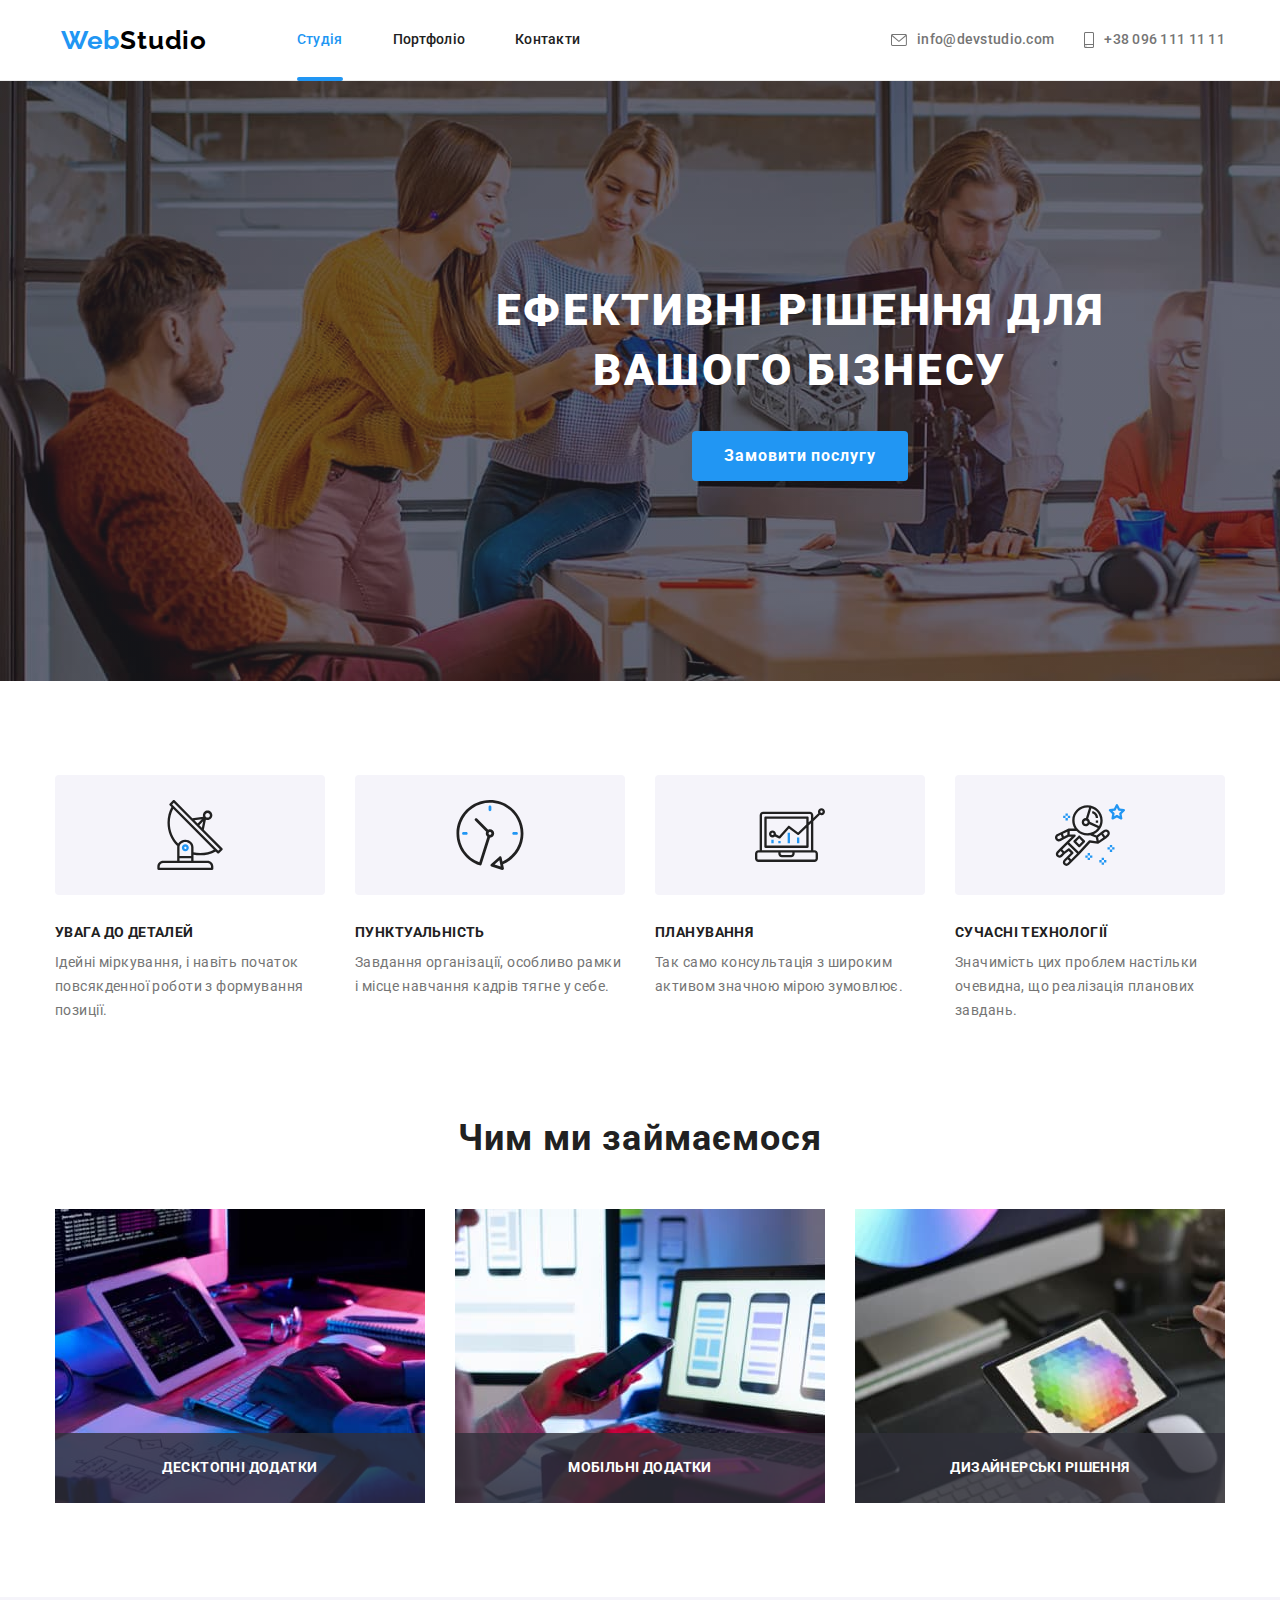
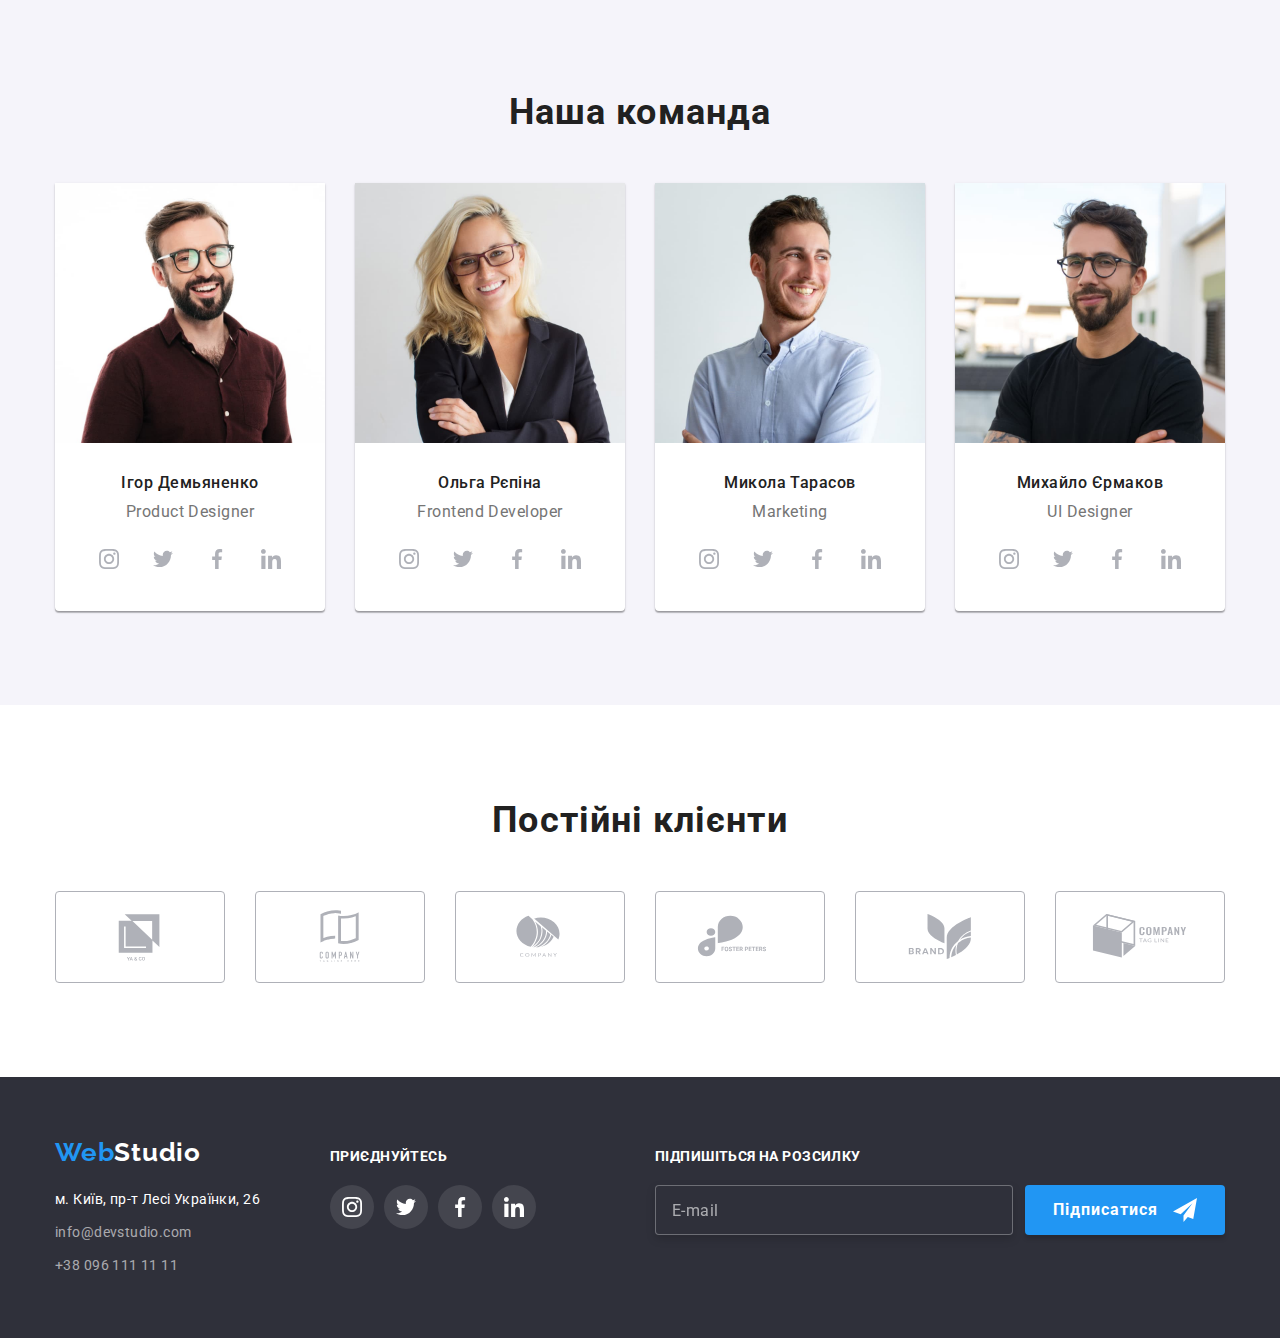
<file: index.html>
<!DOCTYPE html>
<html lang="uk">
  <head>
    <meta charset="UTF-8" />
    <meta http-equiv="X-UA-Compatible" content="IE=edge" />
    <meta name="viewport" content="width=device-width, initial-scale=1.0" />
    <title>WebStudio</title>
    <link rel="preconnect" href="https://fonts.googleapis.com" />
    <link rel="preconnect" href="https://fonts.gstatic.com" crossorigin />
    <link
      href="https://fonts.googleapis.com/css2?family=Raleway:wght@700&family=Roboto:wght@400;500;700;900&display=swap"
      rel="stylesheet"
    />
    <link
      rel="stylesheet"
      href="https://cdnjs.cloudflare.com/ajax/libs/modern-normalize/1.1.0/modern-normalize.min.css"
    />
    <link rel="stylesheet" href="./css/main.min.css" />
  </head>
  <body>
    <!--HEADER-->

    <header class="header">
      <div class="header_wrap container">
        <nav class="header__nav">
          <a class="logo header__logo" href="./index.html">
            Web<span class="header__studio">Studio</span>
          </a>
          <ul class="header__list">
            <li class="header__item">
              <a class="header__link current transition" href="./index.html">
                Студія
              </a>
            </li>
            <li class="header__item">
              <a class="header__link transition" href="./portfolio.html">
                Портфоліо
              </a>
            </li>
            <li class="header__item">
              <a class="header__link transition" href="./contacts.html">
                Контакти
              </a>
            </li>
          </ul>
        </nav>
        <ul class="header__contact">
          <li class="header__contact-list">
            <a
              class="header__email header__text transition"
              href="mailto:info@devstudio.com"
            >
              <svg class="header__contact-icon" width="16" height="12">
                <use href="./images/symbol-defs.svg#icon-envelope "></use>
              </svg>
              info@devstudio.com
            </a>
          </li>
          <li class="header__contact-list">
            <a
              class="header__tel header__text transition"
              href="tel:+380961111111"
            >
              <svg class="header__contact-icon" width="10" height="16">
                <use href="./images/symbol-defs.svg#icon-smartphone"></use>
              </svg>
              +38 096 111 11 11
            </a>
          </li>
        </ul>
      </div>
    </header>

    <!--MAIN-->

    <main>
      <section class="hero">
        <div class="container">
          <h1 class="hero__title">Ефективні рішення для вашого бізнесу</h1>
          <button
            class="btn hero__btn transition"
            type="button"
            data-modal-open
          >
            Замовити послугу
          </button>
        </div>
      </section>

      <!--НАШИ ПРЕИМУЩЕСТВА-->

      <section class="description">
        <div class="container">
          <h2 class="visually-hidden">Наші переваги</h2>
          <ul class="description__list">
            <li class="description__text">
              <div class="description__icon-block">
                <svg class="description__icon">
                  <use href="./images/symbol-defs.svg#icon-antenna"></use>
                </svg>
              </div>
              <h3 class="description__desc">Увага до деталей</h3>
              <p class="description__quote">
                Ідейні міркування, і навіть початок повсякденної роботи з
                формування позиції.
              </p>
            </li>

            <li class="description__text">
              <div class="description__icon-block">
                <svg class="description__icon">
                  <use href="./images/symbol-defs.svg#icon-clock"></use>
                </svg>
              </div>
              <h3 class="description__desc">Пунктуальність</h3>
              <p class="description__quote">
                Завдання організації, особливо рамки і місце навчання кадрів
                тягне у себе.
              </p>
            </li>

            <li class="description__text">
              <div class="description__icon-block">
                <svg class="description__icon">
                  <use href="./images/symbol-defs.svg#icon-diagram"></use>
                </svg>
              </div>
              <h3 class="description__desc">Планування</h3>
              <p class="description__quote">
                Так само консультація з широким активом значною мірою зумовлює.
              </p>
            </li>

            <li class="description__text">
              <div class="description__icon-block">
                <svg class="description__icon">
                  <use href="./images/symbol-defs.svg#icon-astronaut"></use>
                </svg>
              </div>
              <h3 class="description__desc">Сучасні технології</h3>
              <p class="description__quote">
                Значимість цих проблем настільки очевидна, що реалізація
                планових завдань.
              </p>
            </li>
          </ul>
        </div>
      </section>

      <!-- ЧЕМ МЫ ЗАНИМАЕМСЯ -->

      <section class="work">
        <div class="container">
          <h2 class="work__title">Чим ми займаємося</h2>
          <ul class="work__list">
            <li class="work__img">
              <img
                src="./images/box-1.jpg"
                alt="Розробка ПЗ"
                width="370"
                height="294"
              />
              <p class="work__description">Десктопні додатки</p>
            </li>
            <li class="work__img">
              <img
                src="./images/box-2.jpg"
                alt="Тестування мобільних додатків"
                width="370"
                height="294"
              />
              <p class="work__description">Мобільні додатки</p>
            </li>
            <li class="work__img">
              <img
                src="./images/box-3.jpg"
                alt="Дизайн пілитри кольорів"
                width="370"
                height="294"
              />
              <p class="work__description">Дизайнерські рішення</p>
            </li>
          </ul>
        </div>
      </section>

      <!-- НАША КОМАНДА -->

      <section class="team">
        <div class="container">
          <h2 class="team__title">Наша команда</h2>
          <ul class="team__list">
            <li class="team__description">
              <img
                class="team__img"
                src="./images/photo-1.jpg"
                alt="Фотографія Ігор Демьяненко"
                width="270"
                height="260"
              />
              <div class="team__text">
                <h3 class="team__name">Ігор Демьяненко</h3>
                <p class="team__position" lang="en">Product Designer</p>
                <ul class="social-icons">
                  <li class="social-icons__list">
                    <a href="" class="social-icons__link transition">
                      <svg width="20" height="20">
                        <use
                          class="social-icons__icon"
                          href="./images/symbol-defs.svg#icon-instagram"
                        ></use>
                      </svg>
                    </a>
                  </li>
                  <li class="social-icons__list">
                    <a href="" class="social-icons__link transition">
                      <svg width="20" height="20">
                        <use
                          class="social-icons__icon"
                          href="./images/symbol-defs.svg#icon-twitter"
                        ></use>
                      </svg>
                    </a>
                  </li>
                  <li class="social-icons__list">
                    <a href="" class="social-icons__link transition">
                      <svg width="20" height="20">
                        <use
                          class="social-icons__icon"
                          href="./images/symbol-defs.svg#icon-facebook"
                        ></use>
                      </svg>
                    </a>
                  </li>
                  <li class="social-icons__list">
                    <a href="" class="social-icons__link transition">
                      <svg width="20" height="20">
                        <use
                          class="social-icons__icon"
                          href="./images/symbol-defs.svg#icon-linkedin"
                        ></use>
                      </svg>
                    </a>
                  </li>
                </ul>
              </div>
            </li>

            <li class="team__description">
              <img
                class="team__img"
                src="./images/photo-2.jpg"
                alt="Фотографія Ольга Рєпіна"
                width="270"
                height="260"
              />
              <div class="team__text">
                <h3 class="team__name">Ольга Рєпіна</h3>
                <p class="team__position" lang="en">Frontend Developer</p>

                <ul class="social-icons">
                  <li class="social-icons__list">
                    <a href="" class="social-icons__link transition">
                      <svg width="20" height="20">
                        <use
                          class="social-icons__icon"
                          href="./images/symbol-defs.svg#icon-instagram"
                        ></use>
                      </svg>
                    </a>
                  </li>
                  <li class="social-icons__list">
                    <a href="" class="social-icons__link transition">
                      <svg width="20" height="20">
                        <use
                          class="social-icons__icon"
                          href="./images/symbol-defs.svg#icon-twitter"
                        ></use>
                      </svg>
                    </a>
                  </li>
                  <li class="social-icons__list">
                    <a href="" class="social-icons__link transition">
                      <svg width="20" height="20">
                        <use
                          class="social-icons__icon"
                          href="./images/symbol-defs.svg#icon-facebook"
                        ></use>
                      </svg>
                    </a>
                  </li>
                  <li class="social-icons__list">
                    <a href="" class="social-icons__link transition">
                      <svg width="20" height="20">
                        <use
                          class="social-icons__icon"
                          href="./images/symbol-defs.svg#icon-linkedin"
                        ></use>
                      </svg>
                    </a>
                  </li>
                </ul>
              </div>
            </li>

            <li class="team__description">
              <img
                class="team__img"
                src="./images/photo-3.jpg"
                alt="Фотографія Микола Тарасов"
                width="270"
                height="260"
              />
              <div class="team__text">
                <h3 class="team__name">Микола Тарасов</h3>
                <p class="team__position" lang="en">Marketing</p>

                <ul class="social-icons">
                  <li class="social-icons__list">
                    <a href="" class="social-icons__link transition">
                      <svg width="20" height="20">
                        <use
                          class="social-icons__icon"
                          href="./images/symbol-defs.svg#icon-instagram"
                        ></use>
                      </svg>
                    </a>
                  </li>
                  <li class="social-icons__list">
                    <a href="" class="social-icons__link transition">
                      <svg width="20" height="20">
                        <use
                          class="social-icons__icon"
                          href="./images/symbol-defs.svg#icon-twitter"
                        ></use>
                      </svg>
                    </a>
                  </li>
                  <li class="social-icons__list">
                    <a href="" class="social-icons__link transition">
                      <svg width="20" height="20">
                        <use
                          class="social-icons__icon"
                          href="./images/symbol-defs.svg#icon-facebook"
                        ></use>
                      </svg>
                    </a>
                  </li>
                  <li class="social-icons__list">
                    <a href="" class="social-icons__link transition">
                      <svg width="20" height="20">
                        <use
                          class="social-icons__icon"
                          href="./images/symbol-defs.svg#icon-linkedin"
                        ></use>
                      </svg>
                    </a>
                  </li>
                </ul>
              </div>
            </li>

            <li class="team__description">
              <img
                class="team__img"
                src="./images/photo-4.jpg"
                alt="Фотографія Михайло Єрмаков"
                width="270"
                height="260"
              />
              <div class="team__text">
                <h3 class="team__name">Михайло Єрмаков</h3>
                <p class="team__position" lang="en">UI Designer</p>

                <ul class="social-icons">
                  <li class="social-icons__list">
                    <a href="" class="social-icons__link transition">
                      <svg width="20" height="20">
                        <use
                          class="social-icons__icon"
                          href="./images/symbol-defs.svg#icon-instagram"
                        ></use>
                      </svg>
                    </a>
                  </li>
                  <li class="social-icons__list">
                    <a href="" class="social-icons__link transition">
                      <svg width="20" height="20">
                        <use
                          class="social-icons__icon"
                          href="./images/symbol-defs.svg#icon-twitter"
                        ></use>
                      </svg>
                    </a>
                  </li>
                  <li class="social-icons__list">
                    <a href="" class="social-icons__link transition">
                      <svg width="20" height="20">
                        <use
                          class="social-icons__icon"
                          href="./images/symbol-defs.svg#icon-facebook"
                        ></use>
                      </svg>
                    </a>
                  </li>
                  <li class="social-icons__list">
                    <a href="" class="social-icons__link transition">
                      <svg width="20" height="20">
                        <use
                          class="social-icons__icon"
                          href="./images/symbol-defs.svg#icon-linkedin"
                        ></use>
                      </svg>
                    </a>
                  </li>
                </ul>
              </div>
            </li>
          </ul>
        </div>
      </section>

      <!-- ПОСТОЯННЫЕ КЛИЕНТИ -->

      <section class="clients">
        <div class="container">
          <h2 class="clients__title">Постійні клієнти</h2>
          <ul class="clients__desc">
            <li class="clients__list">
              <a href="" class="clients__link transition">
                <svg width="106" height="60">
                  <use
                    class="clients__icon"
                    href="./images/symbol-defs.svg#icon-company-1"
                  ></use>
                </svg>
              </a>
            </li>
            <li class="social__list">
              <a href="" class="clients__link transition">
                <svg width="106" height="60">
                  <use
                    class="clients__icon"
                    href="./images/symbol-defs.svg#icon-company-2"
                  ></use>
                </svg>
              </a>
            </li>
            <li class="social__list">
              <a href="" class="clients__link transition">
                <svg width="106" height="60">
                  <use
                    class="clients__icon"
                    href="./images/symbol-defs.svg#icon-company-3"
                  ></use>
                </svg>
              </a>
            </li>
            <li class="social__list">
              <a href="" class="clients__link transition">
                <svg width="106" height="60">
                  <use
                    class="clients__icon"
                    href="./images/symbol-defs.svg#icon-company-4"
                  ></use>
                </svg>
              </a>
            </li>
            <li class="social__list">
              <a href="" class="clients__link transition">
                <svg width="106" height="60">
                  <use
                    class="clients__icon"
                    href="./images/symbol-defs.svg#icon-company-5"
                  ></use>
                </svg>
              </a>
            </li>
            <li class="social__list">
              <a href="" class="clients__link transition">
                <svg width="106" height="60">
                  <use
                    class="clients__icon"
                    href="./images/symbol-defs.svg#icon-company-6"
                  ></use>
                </svg>
              </a>
            </li>
          </ul>
        </div>
      </section>
    </main>

    <!--FOOTER-->

    <footer class="footer">
      <div class="container footer__contacts">
        <div>
          <a class="logo footer__logo" href="./index.html">
            Web<span class="footer__studio">Studio</span>
          </a>
          <address class="footer__address">
            <ul class="footer__list">
              <li class="footer__meta footer__meta--color">
                м. Київ, пр-т Лесі Українки, 26
              </li>
              <li class="footer__meta">
                <a
                  class="footer__aside transition"
                  href="mailto:info@devstudio.com"
                >
                  info@devstudio.com
                </a>
              </li>
              <li class="footer__meta">
                <a class="footer__aside transition" href="tel:+380961111111">
                  +38 096 111 11 11
                </a>
              </li>
            </ul>
          </address>
        </div>
        <div class="footer__social">
          <p class="footer__text">приєднуйтесь</p>
          <ul class="social-icons">
            <li class="social-icons__list">
              <a
                href=""
                class="social-icons__link social-icons__link--color transition"
              >
                <svg class="social-icons__icon" width="20" height="20">
                  <use href="./images/symbol-defs.svg#icon-instagram "></use>
                </svg>
              </a>
            </li>
            <li class="social-icons__list">
              <a
                href=""
                class="social-icons__link social-icons__link--color transition"
              >
                <svg class="social-icons__icon" width="20" height="20">
                  <use href="./images/symbol-defs.svg#icon-twitter "></use>
                </svg>
              </a>
            </li>
            <li class="social-icons__list">
              <a
                href=""
                class="social-icons__link social-icons__link--color transition"
              >
                <svg class="social-icons__icon" width="20" height="20">
                  <use href="./images/symbol-defs.svg#icon-facebook "></use>
                </svg>
              </a>
            </li>
            <li class="social-icons__list">
              <a
                href=""
                class="social-icons__link social-icons__link--color transition"
              >
                <svg class="social-icons__icon" width="20" height="20">
                  <use href="./images/symbol-defs.svg#icon-linkedin "></use>
                </svg>
              </a>
            </li>
          </ul>
        </div>
        <div class="sing-up-form">
          <strong>Підпишіться на розсилку</strong>
          <form class="sing-up-form__wrap">
            <label for="sing_up"></label>
            <input
              class="sing-up-form__sing-up transition"
              type="email"
              name="sing-up"
              id="sing_up"
              placeholder="E-mail"
            />

            <button class="btn sing-up-form__btn transition" type="submit">
              Підписатися
              <svg width="24" height="24">
                <use
                  class="sing-up-form__icon"
                  href="./images/symbol-defs.svg#icon-send"
                ></use>
              </svg>
            </button>
          </form>
        </div>
      </div>
    </footer>

    <!--MODAL-->

    <div class="backdrop is-hidden" data-modal>
      <div class="backdrop__modal">
        <button
          class="close-btn backdrop__close-btn"
          type="button"
          data-modal-close
        >
          <svg class="close-btn__icon transition" width="11" height="11">
            <use href="./images/symbol-defs.svg#icon-close"></use>
          </svg>
        </button>

        <form class="feedback">
          <strong>Залиште свої дані, ми вам передзвонимо</strong>
          <div class="feedback__graphs">
            <label for="user_name">Ім'я</label>
            <div class="feedback__inner">
              <input
                class="feedback__input transition"
                type="text"
                name="name"
                id="user_name"
              />
              <svg class="feedback__icon transition" width="18" height="18">
                <use href="./images/symbol-defs.svg#icon-name"></use>
              </svg>
            </div>
          </div>

          <div class="feedback__graphs">
            <label for="user_tel">Телефон</label>
            <div class="feedback__inner">
              <input
                class="feedback__input transition"
                type="tel"
                name="tel"
                id="user_tel"
              />
              <svg class="feedback__icon transition" width="18" height="18">
                <use href="./images/symbol-defs.svg#icon-tel"></use>
              </svg>
            </div>
          </div>

          <div class="feedback__graphs">
            <label for="user_email">Пошта</label>
            <div class="feedback__inner">
              <input
                class="feedback__input transition"
                type="email"
                name="email"
                id="user_email"
              />
              <svg class="feedback__icon transition" width="18" height="18">
                <use href="./images/symbol-defs.svg#icon-email"></use>
              </svg>
            </div>
          </div>

          <div class="feedback__comment">
            <label for="user_feedback">Коментар</label>
            <textarea
              class="feedback__input transition"
              name="feedback"
              id="user_feedback"
              rows="5"
              placeholder="Введіть текст"
            ></textarea>
          </div>

          <label class="user-policy">
            <input
              class="user-policy__checkbox visually-hidden"
              type="checkbox"
              name="privacy_policy"
              value="accept"
            />
            <span class="user-policy__custom-icon transition">
              <svg class="user-policy__check" width="18" height="18">
                <use href="./images/symbol-defs.svg#icon-check"></use>
              </svg>
            </span>
            <span>
              Погоджуюся з розсилкою та приймаю
              <a class="user-policy__link transition" href="">Умови договору</a>
            </span>
          </label>

          <button class="btn feedback__btn transition" type="submit">
            Відправити
          </button>
        </form>
      </div>
    </div>

    <script src="./js/modal.js"></script>
  </body>
</html>
</file>
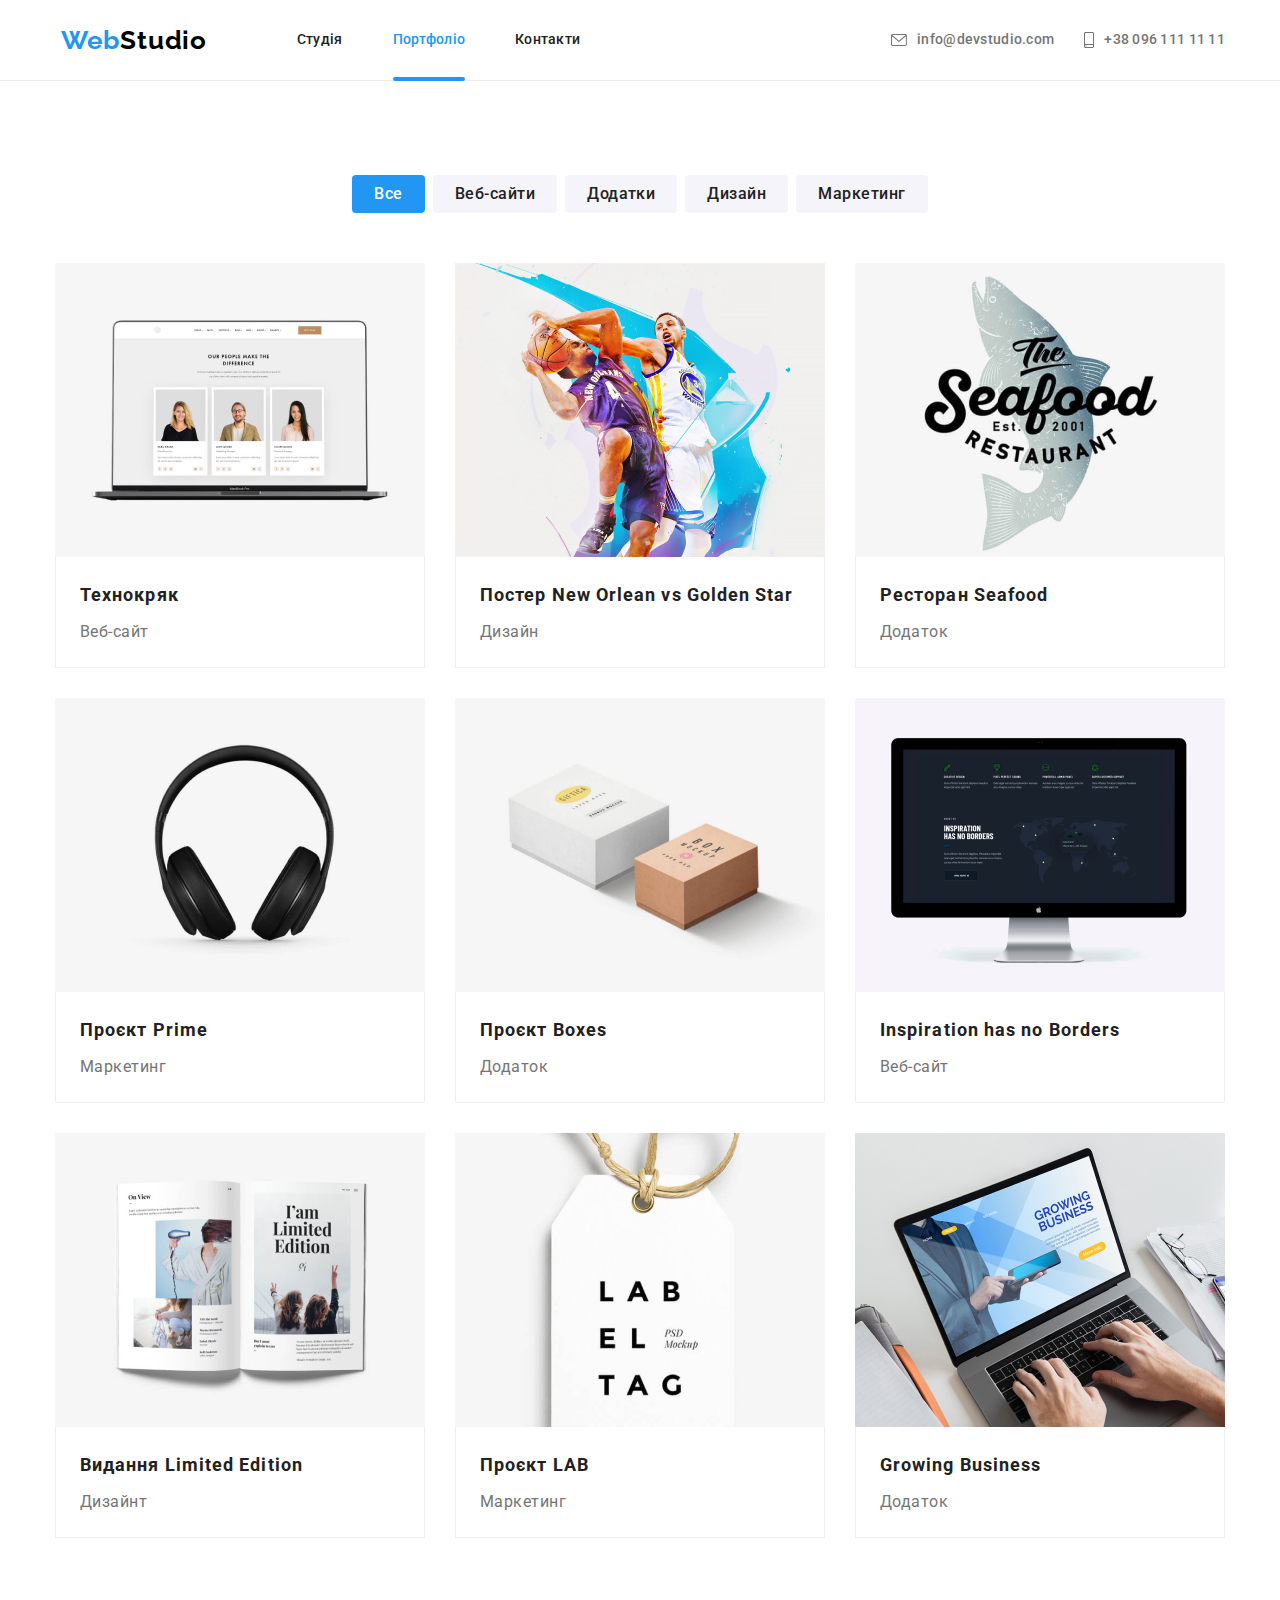
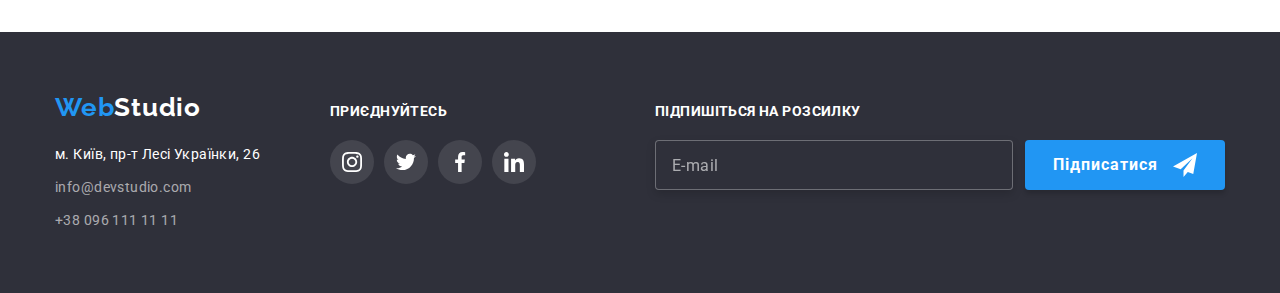
<file: portfolio.html>
<!DOCTYPE html>
<html lang="uk">
  <head>
    <meta charset="UTF-8" />
    <meta http-equiv="X-UA-Compatible" content="IE=edge" />
    <meta name="viewport" content="width=device-width, initial-scale=1.0" />
    <title>Portfolio</title>
    <link rel="preconnect" href="https://fonts.googleapis.com" />
    <link rel="preconnect" href="https://fonts.gstatic.com" crossorigin />
    <link
      href="https://fonts.googleapis.com/css2?family=Raleway:wght@700&family=Roboto:wght@400;500;700;900&display=swap"
      rel="stylesheet"
    />
    <link
      rel="stylesheet"
      href="https://cdnjs.cloudflare.com/ajax/libs/modern-normalize/1.1.0/modern-normalize.min.css"
    />
    <link rel="stylesheet" href="./css/main.min.css" />
  </head>
  <body>
    <!--HEADER-->

    <header class="header">
      <div class="header_wrap container">
        <nav class="header__nav">
          <a class="logo header__logo" href="./index.html">
            Web<span class="header__studio">Studio</span>
          </a>
          <ul class="header__list">
            <li class="header__item">
              <a class="header__link transition" href="./index.html">Студія</a>
            </li>
            <li class="header__item">
              <a
                class="header__link current transition"
                href="./portfolio.html"
              >
                Портфоліо
              </a>
            </li>
            <li class="header__item">
              <a class="header__link transition" href="./contacts.html">
                Контакти
              </a>
            </li>
          </ul>
        </nav>
        <ul class="header__contact">
          <li class="header__contact-list">
            <a
              class="header__email header__text transition"
              href="mailto:info@devstudio.com"
            >
              <svg class="header__contact-icon" width="16" height="12">
                <use href="./images/symbol-defs.svg#icon-envelope "></use>
              </svg>
              info@devstudio.com
            </a>
          </li>
          <li class="header__contact-list">
            <a
              class="header__tel header__text transition"
              href="tel:+380961111111"
            >
              <svg class="header__contact-icon" width="10" height="16">
                <use href="./images/symbol-defs.svg#icon-smartphone"></use>
              </svg>
              +38 096 111 11 11
            </a>
          </li>
        </ul>
      </div>
    </header>

    <!--MAIN-->

    <main>
      <section class="section">
        <div class="container">
          <h2 class="visually-hidden">Кнопки навігації</h2>
          <ul class="filters">
            <li class="filters__list">
              <button class="filters__btn active transition" type="button">
                Все
              </button>
            </li>
            <li class="filters__list">
              <button class="filters__btn transition" type="button">
                Веб-сайти
              </button>
            </li>
            <li class="filters__list">
              <button class="filters__btn transition" type="button">
                Додатки
              </button>
            </li>
            <li class="filters__list">
              <button class="filters__btn transition" type="button">
                Дизайн
              </button>
            </li>
            <li class="filters__list">
              <button class="filters__btn transition" type="button">
                Маркетинг
              </button>
            </li>
          </ul>
          <ul class="portfolio">
            <li class="portfolio__part">
              <a class="portfolio__link transition" href="">
                <div class="portfolio__img">
                  <img
                    src="./images/technocrack.jpg"
                    alt="Технокряк"
                    width="370"
                    height="294"
                  />
                  <p class="portfolio__overlay transition">
                    Ресурс пропонує комплексні пропозиції з різним рівнем
                    функціоналу та сервісів. Все це дозволить відвідувачу
                    отримати вичерпні відомості про компанію чи приватну особу.
                  </p>
                </div>
                <div class="portfolio__desc">
                  <h3 class="portfolio__name">Технокряк</h3>
                  <p class="portfolio__quote">Веб-сайт</p>
                </div>
              </a>
            </li>

            <li class="portfolio__part">
              <a class="portfolio__link transition" href="">
                <div class="portfolio__img">
                  <img
                    src="./images/poster.jpg"
                    alt="Дизайн"
                    width="370"
                    height="294"
                  />
                  <p class="portfolio__overlay transition">
                    Ресурс пропонує комплексні пропозиції з різним рівнем
                    функціоналу та сервісів. Все це дозволить відвідувачу
                    отримати вичерпні відомості про компанію чи приватну особу.
                  </p>
                </div>
                <div class="portfolio__desc">
                  <h3 class="portfolio__name">
                    Постер
                    <span lang="en">New Orlean vs Golden Star</span>
                  </h3>
                  <p class="portfolio__quote">Дизайн</p>
                </div>
              </a>
            </li>

            <li class="portfolio__part">
              <a class="portfolio__link transition" href="">
                <div class="portfolio__img">
                  <img
                    src="./images/seafood-restaurant.jpg"
                    alt="Приложение"
                    width="370"
                    height="294"
                  />
                  <p class="portfolio__overlay transition">
                    Ресурс пропонує комплексні пропозиції з різним рівнем
                    функціоналу та сервісів. Все це дозволить відвідувачу
                    отримати вичерпні відомості про компанію чи приватну особу.
                  </p>
                </div>
                <div class="portfolio__desc">
                  <h3 class="portfolio__name">
                    Ресторан
                    <span lang="en">Seafood</span>
                  </h3>
                  <p class="portfolio__quote">Додаток</p>
                </div>
              </a>
            </li>

            <li class="portfolio__part">
              <a class="portfolio__link transition" href="">
                <div class="portfolio__img">
                  <img
                    src="./images/project-prime.jpg"
                    alt="Маркетинг"
                    width="370"
                    height="294"
                  />
                  <p class="portfolio__overlay transition">
                    Ресурс пропонує комплексні пропозиції з різним рівнем
                    функціоналу та сервісів. Все це дозволить відвідувачу
                    отримати вичерпні відомості про компанію чи приватну особу.
                  </p>
                </div>
                <div class="portfolio__desc">
                  <h3 class="portfolio__name">
                    Проєкт
                    <span lang="en">Prime</span>
                  </h3>
                  <p class="portfolio__quote">Маркетинг</p>
                </div>
              </a>
            </li>

            <li class="portfolio__part">
              <a class="portfolio__link transition" href="">
                <div class="portfolio__img">
                  <img
                    src="./images/boxes-project.jpg"
                    alt="Приложение"
                    width="370"
                    height="294"
                  />
                  <p class="portfolio__overlay transition">
                    Ресурс пропонує комплексні пропозиції з різним рівнем
                    функціоналу та сервісів. Все це дозволить відвідувачу
                    отримати вичерпні відомості про компанію чи приватну особу.
                  </p>
                </div>
                <div class="portfolio__desc">
                  <h3 class="portfolio__name">
                    Проєкт
                    <span lang="en">Boxes</span>
                  </h3>
                  <p class="portfolio__quote">Додаток</p>
                </div>
              </a>
            </li>

            <li class="portfolio__part">
              <a class="portfolio__link transition" href="">
                <div class="portfolio__img">
                  <img
                    src="./images/inspiration-has-no-borders.jpg"
                    alt="Веб-сайт"
                    width="370"
                    height="294"
                  />
                  <p class="portfolio__overlay transition">
                    Ресурс пропонує комплексні пропозиції з різним рівнем
                    функціоналу та сервісів. Все це дозволить відвідувачу
                    отримати вичерпні відомості про компанію чи приватну особу.
                  </p>
                </div>
                <div class="portfolio__desc">
                  <h3 class="portfolio__name">
                    <span lang="en">Inspiration has no Borders</span>
                  </h3>
                  <p class="portfolio__quote">Веб-сайт</p>
                </div>
              </a>
            </li>

            <li class="portfolio__part">
              <a class="portfolio__link transition" href="">
                <div class="portfolio__img">
                  <img
                    src="./images/limited-edition.jpg"
                    alt="Дизайн"
                    width="370"
                    height="294"
                  />
                  <p class="portfolio__overlay transition">
                    Ресурс пропонує комплексні пропозиції з різним рівнем
                    функціоналу та сервісів. Все це дозволить відвідувачу
                    отримати вичерпні відомості про компанію чи приватну особу.
                  </p>
                </div>
                <div class="portfolio__desc">
                  <h3 class="portfolio__name">
                    Видання
                    <span lang="en">Limited Edition</span>
                  </h3>
                  <p class="portfolio__quote">Дизайнт</p>
                </div>
              </a>
            </li>

            <li class="portfolio__part">
              <a class="portfolio__link transition" href="">
                <div class="portfolio__img">
                  <img
                    src="./images/lab-project.jpg"
                    alt="Маркетинг"
                    width="370"
                    height="294"
                  />
                  <p class="portfolio__overlay transition">
                    Ресурс пропонує комплексні пропозиції з різним рівнем
                    функціоналу та сервісів. Все це дозволить відвідувачу
                    отримати вичерпні відомості про компанію чи приватну особу.
                  </p>
                </div>
                <div class="portfolio__desc">
                  <h3 class="portfolio__name">
                    Проєкт
                    <span lang="en">LAB</span>
                  </h3>
                  <p class="portfolio__quote">Маркетинг</p>
                </div>
              </a>
            </li>

            <li class="portfolio__part">
              <a class="portfolio__link transition" href="">
                <div class="portfolio__img">
                  <img
                    src="./images/growing-business.jpg"
                    alt="Приложение"
                    width="370"
                    height="294"
                  />
                  <p class="portfolio__overlay transition">
                    Ресурс пропонує комплексні пропозиції з різним рівнем
                    функціоналу та сервісів. Все це дозволить відвідувачу
                    отримати вичерпні відомості про компанію чи приватну особу.
                  </p>
                </div>
                <div class="portfolio__desc">
                  <h3 class="portfolio__name">
                    <span lang="en">Growing Business</span>
                  </h3>
                  <p class="portfolio__quote">Додаток</p>
                </div>
              </a>
            </li>
          </ul>
        </div>
      </section>
    </main>

    <!--FOOTER-->

    <footer class="footer">
      <div class="container footer__contacts">
        <div>
          <a class="logo footer__logo" href="./index.html">
            Web<span class="footer__studio">Studio</span>
          </a>
          <address class="footer__address">
            <ul class="footer__list">
              <li class="footer__meta footer__meta--color">
                м. Київ, пр-т Лесі Українки, 26
              </li>
              <li class="footer__meta">
                <a
                  class="footer__aside transition"
                  href="mailto:info@devstudio.com"
                >
                  info@devstudio.com
                </a>
              </li>
              <li class="footer__meta">
                <a class="footer__aside transition" href="tel:+380961111111">
                  +38 096 111 11 11
                </a>
              </li>
            </ul>
          </address>
        </div>
        <div class="footer__social">
          <p class="footer__text">приєднуйтесь</p>
          <ul class="social-icons">
            <li class="social-icons__list">
              <a
                href=""
                class="social-icons__link social-icons__link--color transition"
              >
                <svg class="social-icons__icon" width="20" height="20">
                  <use href="./images/symbol-defs.svg#icon-instagram "></use>
                </svg>
              </a>
            </li>
            <li class="social-icons__list">
              <a
                href=""
                class="social-icons__link social-icons__link--color transition"
              >
                <svg class="social-icons__icon" width="20" height="20">
                  <use href="./images/symbol-defs.svg#icon-twitter "></use>
                </svg>
              </a>
            </li>
            <li class="social-icons__list">
              <a
                href=""
                class="social-icons__link social-icons__link--color transition"
              >
                <svg class="social-icons__icon" width="20" height="20">
                  <use href="./images/symbol-defs.svg#icon-facebook "></use>
                </svg>
              </a>
            </li>
            <li class="social-icons__list">
              <a
                href=""
                class="social-icons__link social-icons__link--color transition"
              >
                <svg class="social-icons__icon" width="20" height="20">
                  <use href="./images/symbol-defs.svg#icon-linkedin "></use>
                </svg>
              </a>
            </li>
          </ul>
        </div>
        <div class="sing-up-form">
          <strong>Підпишіться на розсилку</strong>
          <form class="sing-up-form__wrap">
            <label for="sing_up"></label>
            <input
              class="sing-up-form__sing-up transition"
              type="email"
              name="sing-up"
              id="sing_up"
              placeholder="E-mail"
            />

            <button class="btn sing-up-form__btn transition" type="submit">
              Підписатися
              <svg width="24" height="24">
                <use
                  class="sing-up-form__icon"
                  href="./images/symbol-defs.svg#icon-send"
                ></use>
              </svg>
            </button>
          </form>
        </div>
      </div>
    </footer>
    <script src="./js/modal.js"></script>
  </body>
</html>
</file>
<file: css/main.min.css>
:root{--primary-text-color: #212121;--secondary-text-color: #757575;--hover-color: #2196f3;--background-color: #ffffff;--footer-background: #2f303a;--team-background: #f5f4fa;--hero-background: #2f303a;--icon-social-color-main: #afb1b8;--btn-hover: #188ce8}h1,h2,h3,h4,h5,h6,p{margin:0}ul{margin:0;padding-left:0}body{font-family:Roboto,sans-serif;background-color:var(--background-color)}img{display:block}.visually-hidden{position:absolute;width:1px;height:1px;margin:-1px;border:0;padding:0;white-space:nowrap;clip-path:inset(100%);clip:rect(0 0 0 0);overflow:hidden}.container{margin:0 auto;width:1200px;padding-left:15px;padding-right:15px}.transition{transition-duration:250ms;transition-timing-function:cubic-bezier(0.4, 0, 0.2, 1)}.btn{font-family:inherit;background-color:var(--hover-color);color:var(--background-color);border-radius:4px;font-weight:700;font-size:16px;line-height:1.88;letter-spacing:.06em;border:none;cursor:pointer;outline:rgba(0,0,0,0);transition-property:background-color}.btn:hover,.btn:focus{background-color:var(--btn-hover)}.logo{font-family:Raleway,sans-serif;font-weight:700;font-size:26px;line-height:1.19;letter-spacing:.03em;text-decoration:none;color:var(--hover-color)}.social-icons{list-style:none;justify-content:center;display:flex;gap:10px}.social-icons__link{width:44px;height:44px;border-radius:50%;display:flex;align-items:center;justify-content:center;color:var(--icon-social-color-main);background-color:var(--background-color);outline:rgba(0,0,0,0);transition-property:background-color,color}.social-icons__link:hover,.social-icons__link:focus{color:var(--background-color);background-color:var(--hover-color)}.social-icons__icon{fill:currentColor}.close-btn{top:8px;right:8px;width:30px;height:30px;background-color:var(--background-color);border:1px solid rgba(0,0,0,.1);border-radius:50%;display:flex;justify-content:center;align-items:center;padding:0}.close-btn__icon{fill:#000;transition-property:fill}.close-btn:hover>.close-btn__icon,.close-btn:focus>.close-btn__icon{fill:var(--hover-color)}.user-policy{display:flex;margin-bottom:30px;font-size:14px;line-height:1.71;letter-spacing:.03em;color:var(--secondary-text-color);justify-content:center;align-items:center}.user-policy__link{text-decoration:none;color:var(--hover-color);border-bottom:1px solid;transition-property:color}.user-policy__link:hover,.user-policy__link:focus{color:var(--btn-hover)}.user-policy__custom-icon{display:flex;align-items:center;width:16px;height:15px;border:2px solid var(--primary-text-color);border-radius:2px;margin-right:8px;transition-property:border-color,background-color,background-size,background-origin}.user-policy__checkbox:checked+.user-policy__custom-icon{border-color:rgba(0,0,0,0);background-color:var(--hover-color);background-size:contain;background-origin:border-box}.user-policy__checkbox:hover+.user-policy__custom-icon,.user-policy__checkbox:focus+.user-policy__custom-icon{border-color:var(--hover-color)}.user-policy__check{fill:var(--background-color)}.filters{list-style-type:none;display:flex;justify-content:center}.filters__btn{border-radius:4px;border:none;font-weight:500;font-size:16px;line-height:1.63;letter-spacing:.03em;font-family:inherit;color:var(--primary-text-color);background:var(--team-background);padding:6px 22px;cursor:pointer;transition-property:background-color,color,box-shadow,outline}.filters__btn:hover,.filters__btn:focus{background:#188ce8;color:var(--background-color);box-shadow:0px 3px 1px rgba(0,0,0,.1),0px 1px 2px rgba(0,0,0,.08),0px 2px 2px rgba(0,0,0,.12);outline:rgba(0,0,0,0)}.filters__btn.active{color:var(--background-color);background:var(--hover-color)}.header{border-bottom:1px solid #ececec}.header_wrap{display:flex}.header__nav{display:flex;align-items:center;margin:0 auto}.header__logo{padding:24px 0;margin-right:90px}.header__studio{color:#000}.header__list{font-weight:500;font-size:14px;line-height:1.14;letter-spacing:.02em;list-style-type:none;display:flex;padding:0}.header__item+.header__item{margin-left:50px}.header__link{text-decoration:none;color:var(--primary-text-color);padding-top:32px;padding-bottom:32px;display:block;transition-property:color}.header__link:hover,.header__link:focus{color:var(--hover-color)}.current{color:var(--hover-color);position:relative}.current::after{position:absolute;bottom:-1px;left:0;content:"";display:block;width:100%;height:4px;background-color:currentColor;border-radius:2px}.header__contact{font-weight:500;font-size:14px;line-height:1.14;letter-spacing:.02em;list-style-type:none;padding:0;display:flex;margin-left:305px;align-items:center}.header__contact-list{color:var(--secondary-text-color);display:flex;align-items:center}.header__contact-list+.header__contact-list{margin-left:30px}.header__text{padding-top:32px;padding-bottom:32px;display:flex;align-items:center;transition-property:color}.header__text:hover,.header__text:focus{color:var(--hover-color)}.header__contact-icon{fill:currentColor;margin-right:10px}.header__email,.header__tel{text-decoration:none;color:inherit}.hero{background-color:var(--hero-background);background-image:linear-gradient(rgba(47, 48, 58, 0.4), rgba(47, 48, 58, 0.4)),url(../images/hero-img.jpg);background-repeat:no-repeat;background-position:center;text-align:center;width:1600px;height:600px;margin:0 auto;padding-top:200px;padding-bottom:200px;display:flex;align-items:center}.hero__title{width:696px;margin-left:auto;margin-right:auto;color:var(--background-color);font-weight:900;font-size:44px;line-height:1.36;letter-spacing:.06em;text-transform:uppercase;margin-bottom:30px}.hero__btn{padding:10px 32px}.description{padding-top:94px;padding-bottom:94px}.description__list{list-style-type:none;display:flex}.description__text{flex-basis:calc((100% - 90px)/4);margin-left:30px}.description__text:first-child{margin-left:0}.description__icon-block{width:270px;height:120px;background-color:#f5f4fa;border-radius:4px;display:flex;align-items:center;justify-content:center;margin-bottom:30px}.description__icon{width:70px;height:70px}.description__desc{font-weight:700;font-size:14px;line-height:1.14;letter-spacing:.03em;text-transform:uppercase;color:var(--primary-text-color);margin-bottom:10px}.description__quote{font-size:14px;line-height:1.71;letter-spacing:.03em;color:var(--secondary-text-color)}.work{padding-bottom:94px}.work__title{font-weight:700;font-size:36px;line-height:1.17;text-align:center;letter-spacing:.03em;color:var(--primary-text-color);margin-bottom:50px}.work__list{display:flex;list-style-type:none;padding-left:0}.work__img{position:relative;flex-basis:calc((100% - 60px)/3);margin-left:30px}.work__img:first-child{margin-left:0}.work__description{position:absolute;display:flex;align-items:center;justify-content:center;bottom:0;width:100%;height:70px;font-weight:700;font-size:14px;line-height:1.14;letter-spacing:.03em;text-transform:uppercase;color:var(--background-color);background-color:rgba(47,48,58,.8)}.team{background:var(--team-background);padding-top:94px;padding-bottom:94px}.team__title{font-weight:700;font-size:36px;line-height:1.17;letter-spacing:.03em;color:var(--primary-text-color);text-align:center;margin-bottom:50px}.team__list{list-style-type:none;padding:0;display:flex}.team__description{background-color:var(--background-color);flex-basis:calc((100% - 90px)/4);margin-left:30px;box-shadow:0px 1px 3px rgba(0,0,0,.12),0px 1px 1px rgba(0,0,0,.14),0px 2px 1px rgba(0,0,0,.2);border-radius:0px 0px 4px 4px}.team__description:first-child{margin-left:0}.team__text{padding-top:30px;padding-bottom:30px}.team__name{font-weight:500;font-size:16px;line-height:1.19;text-align:center;letter-spacing:.03em;color:var(--primary-text-color);margin-bottom:10px}.team__position{font-size:16px;line-height:1.19;text-align:center;letter-spacing:.03em;quotes:none;color:var(--secondary-text-color);margin-bottom:16px}.clients{padding-top:94px;padding-bottom:94px}.clients__title{font-weight:700;font-size:36px;line-height:1.17;text-align:center;letter-spacing:.03em;color:var(--primary-text-color);margin-bottom:50px}.clients__desc{list-style:none;justify-content:center;display:flex;gap:30px}.clients__link{color:var(--icon-social-color-main);width:170px;height:92px;border:1px solid #afb1b8;border-radius:4px;display:flex;align-items:center;justify-content:center;background-color:var(--background-color);outline:rgba(0,0,0,0);transition-property:color,border}.clients__link:hover,.clients__link:focus{color:var(--hover-color);border:1px solid var(--hover-color)}.clients__icon{fill:currentColor}.footer{background:var(--footer-background);padding-top:60px;padding-bottom:60px}.footer__contacts{display:flex;align-items:baseline}.footer__logo{display:block;margin-bottom:20px}.footer__studio{color:var(--background-color)}.footer__address{display:block;font-style:normal}.footer__list{list-style-type:none}.footer__meta{font-size:14px;line-height:1.71;letter-spacing:.03em}.footer__meta:not(:last-child){margin-bottom:9px}.footer__meta--color{color:var(--background-color)}.footer__aside{color:rgba(255,255,255,.6);text-decoration:none;transition-property:color}.footer__aside:hover,.footer__aside:focus{color:var(--hover-color)}.footer__social{margin-left:70px}.footer__text{font-weight:700;font-size:14px;line-height:1.14;letter-spacing:.03em;text-transform:uppercase;color:var(--background-color);margin-bottom:20px}.social-icons__link--color{color:var(--background-color);background-color:rgba(255,255,255,.1)}.sing-up-form{display:flex;flex-direction:column;margin-left:auto}.sing-up-form__wrap{display:flex;align-items:flex-end}.sing-up-form>strong{display:block;font-weight:700;font-size:14px;line-height:1.14;letter-spacing:.03em;text-transform:uppercase;color:var(--background-color);margin-bottom:20px}.sing-up-form__sing-up{width:358px;height:50px;border:1px solid rgba(255,255,255,.3);filter:drop-shadow(0px 4px 4px rgba(0, 0, 0, 0.15));border-radius:4px;background-color:var(--footer-background);padding-left:16px;margin-right:12px;outline:rgba(0,0,0,0);transition-property:border-color;font-size:16px;line-height:1.88;letter-spacing:.06em;color:#fff}.sing-up-form__sing-up:hover,.sing-up-form__sing-up:focus{border-color:var(--hover-color)}.sing-up-form__sing-up::placeholder{font-size:16px;line-height:1.25;letter-spacing:.03em;color:rgba(255,255,255,.6)}.sing-up-form__btn{display:flex;align-items:center;justify-content:space-between;box-shadow:0px 4px 4px rgba(0,0,0,.15);height:50px;width:200px;padding:10px 28px}.sing-up-form__icon{fill:var(--background-color)}.backdrop{position:fixed;top:0;left:0;width:100%;height:100%;background-color:rgba(0,0,0,.2);z-index:1;opacity:1;transition-property:opacity;transition-duration:250ms;transition-timing-function:cubic-bezier(0.4, 0, 0.2, 1)}.backdrop.is-hidden{opacity:0;pointer-events:none;visibility:hidden}.backdrop__modal{position:absolute;top:50%;left:50%;transform:translate(-50%, -50%);transition-property:opacity;transition-duration:250ms;transition-timing-function:cubic-bezier(0.4, 0, 0.2, 1);transition-delay:250ms;width:528px;height:auto;background:var(--background-color);box-shadow:0px 1px 3px rgba(0,0,0,.12),0px 1px 1px rgba(0,0,0,.14),0px 2px 1px rgba(0,0,0,.2);border-radius:4px;padding:40px}.backdrop__close-btn{position:absolute}.feedback>strong{display:block;text-align:center;font-weight:700;font-size:20px;line-height:1.15;letter-spacing:.03em;color:var(--primary-text-color);margin-bottom:12px}.feedback__graphs{display:flex;flex-direction:column;text-align:left;margin-bottom:10px;font-size:12px;line-height:1.17;letter-spacing:.01em;color:var(--secondary-text-color)}.feedback__graphs>label{margin-bottom:4px}.feedback__inner{position:relative}.feedback__input{border:1px solid rgba(33,33,33,.2);border-radius:4px;height:40px;width:100%;padding-left:42px;font-size:20px;line-height:1.15;letter-spacing:.03em;color:var(--primary-text-color);outline:rgba(0,0,0,0);transition-property:border-color}.feedback__input:hover,.feedback__input:focus{border-color:var(--hover-color)}.feedback__icon{position:absolute;top:50%;left:12px;transform:translateY(-50%);fill:var(--primary-text-color);transition-property:fill}.feedback__input:hover+.feedback__icon,.feedback__input:focus+.feedback__icon{fill:var(--hover-color)}.feedback__comment{display:flex;flex-direction:column;text-align:left;font-size:12px;line-height:1.17;letter-spacing:.01em;color:var(--secondary-text-color);margin-bottom:20px}.feedback__comment>label{margin-bottom:4px}.feedback__comment>textarea{border:1px solid rgba(33,33,33,.2);border-radius:4px;resize:none;height:120px;padding:12px 16px;font-size:20px;line-height:1.15;letter-spacing:.03em;color:var(--primary-text-color)}.feedback__comment>textarea::placeholder{font-size:12px;line-height:1.17;letter-spacing:.01em;color:rgba(117,117,117,.5)}.feedback__btn{display:block;margin:auto;padding:10px 52px}.section{padding:94px 0px}.filters__list:not(:last-child){margin-right:8px}.portfolio{list-style-type:none;display:flex;flex-wrap:wrap;margin-top:50px;padding:0}.portfolio__part{margin-bottom:30px;margin-left:30px;text-decoration:none}.portfolio__part:nth-child(3n+1){margin-left:0}.portfolio__part:nth-last-child(-n+3){margin-bottom:0}.portfolio__link{text-decoration:none;display:block;transition-property:box-shadow,outline}.portfolio__link:hover,.portfolio__link:focus{box-shadow:0px 3px 1px rgba(0,0,0,.1),0px 1px 2px rgba(0,0,0,.08),0px 2px 2px rgba(0,0,0,.12);outline:rgba(0,0,0,0)}.portfolio__img{position:relative;overflow:hidden}.portfolio__overlay{position:absolute;display:flex;align-items:center;bottom:0;left:0;width:100%;height:100%;transform:translatey(101%);transition-property:transform;padding:0 24px;margin:0;font-size:18px;line-height:1.56;letter-spacing:.03em;color:var(--background-color);background-color:rgba(33,150,243,.9)}.portfolio__link:hover .portfolio__overlay,.portfolio__link:focus .portfolio__overlay{transform:translatey(0)}.portfolio__name{font-weight:700;font-size:18px;line-height:2;letter-spacing:.06em;color:var(--primary-text-color);margin-bottom:4px}.portfolio__quote{font-size:16px;line-height:1.88;letter-spacing:.03em;color:var(--secondary-text-color)}.portfolio__desc{padding:20px 24px;border-bottom:1px solid #eee;border-right:1px solid #eee;border-left:1px solid #eee}/*# sourceMappingURL=main.min.css.map */
</file>
